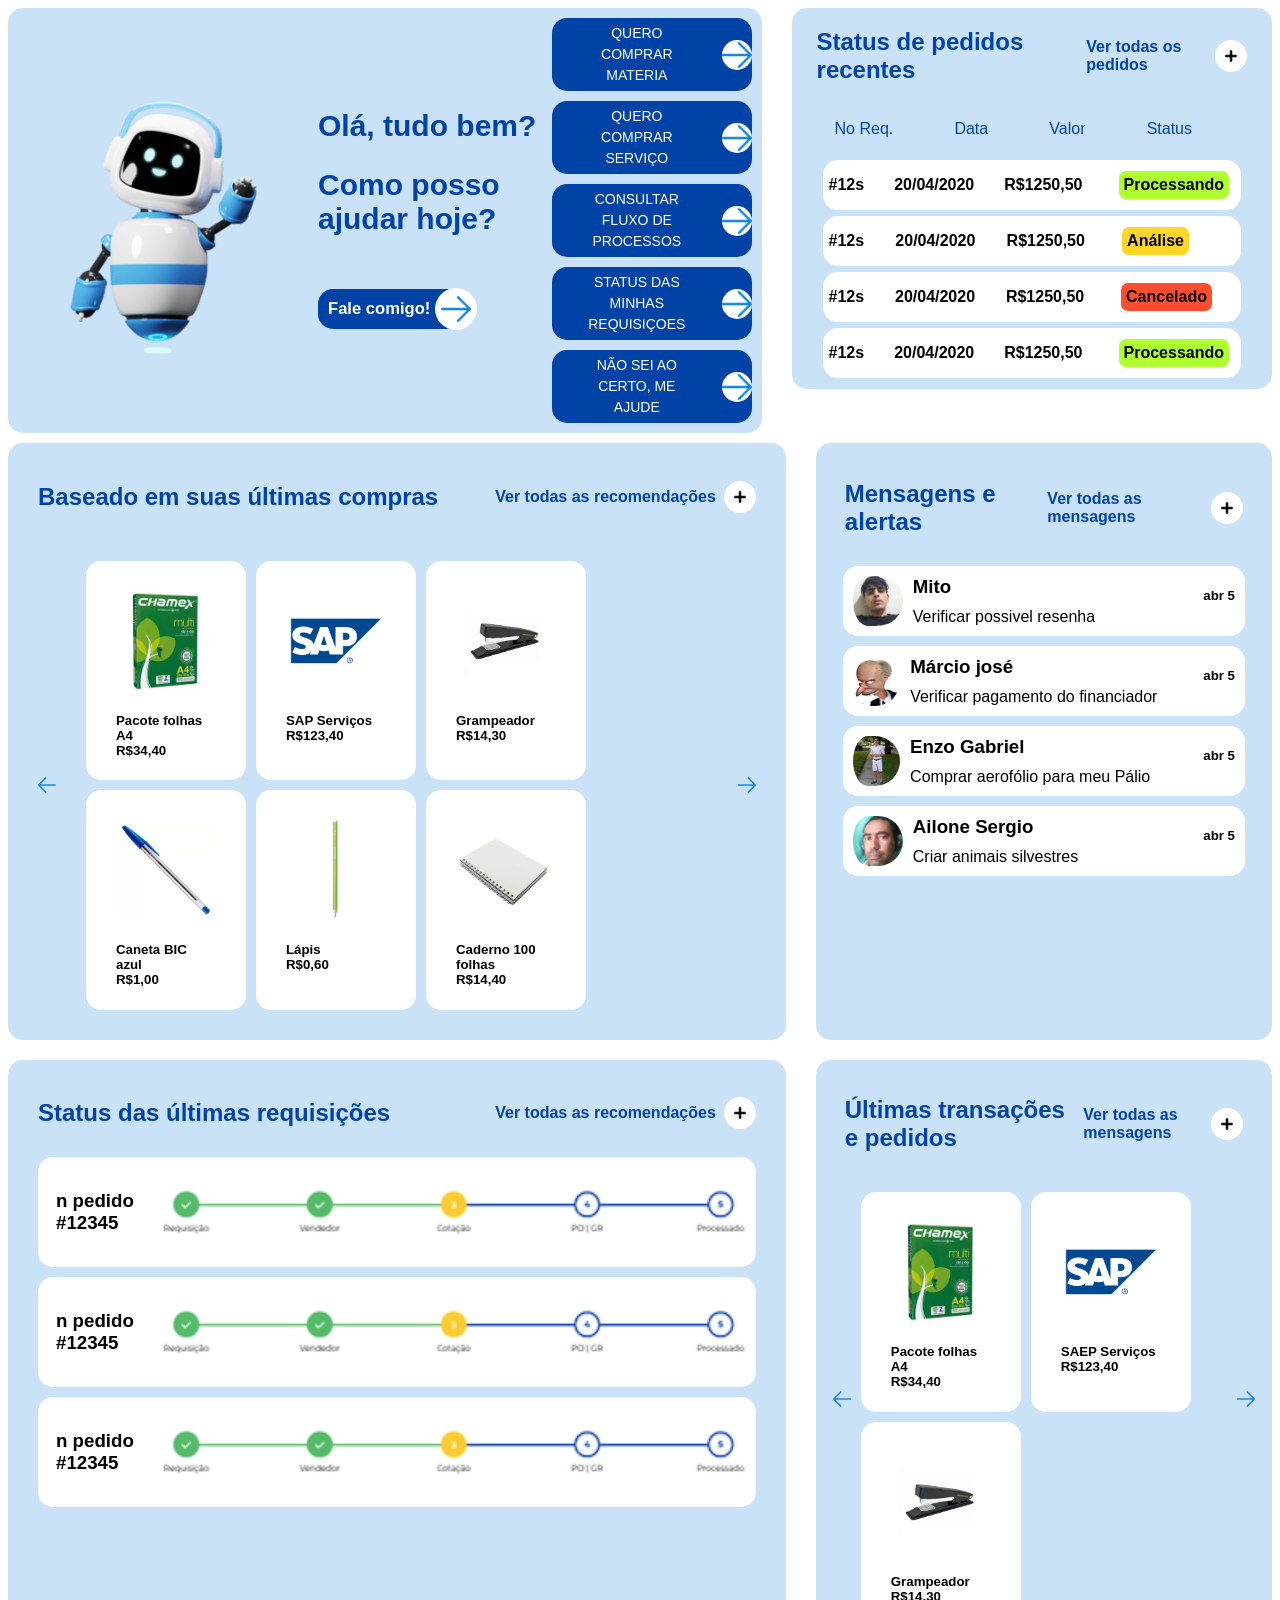
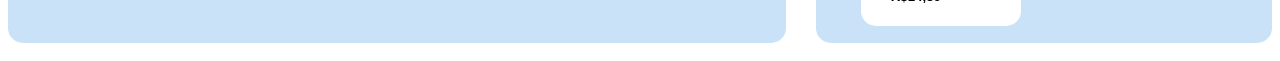
<file: index.html>
<html lang="en">
<head>
    <meta charset="UTF-8">
    <meta name="viewport" content="width=device-width, initial-scale=1.0">
    <link rel="stylesheet" href="style.css">
    <title>Site SAP</title>
</head>
<body id="index">

    <main>

        <section id="secaoum">

            <div id="infoum">

                <div>
                    <img id="Robologo" src="Assets/images/robologo.png" alt="">
                </div>

                <div id="textoum">
                    <h2>
                        Olá, tudo bem?
                    </h2> <h2>
                        Como posso ajudar hoje?
                    </h2>
                    <div id="duplatextoseta">
                    <h5>Fale comigo!</h5>
                        <div class="setas_acaos">
                            <img class="seta_acao" src="Assets/images/setas_lados.png" alt="">
                        </div>
                    </div>
                </div>

                <ul id="listaum">

                    <li class="tabela">QUERO COMPRAR MATERIA
                        <div class="setas_acaos">
                            <img class="seta_acao" src="Assets/images/setas_lados.png" alt="">
                        </div>
                    </li>
                    <li class="tabela">QUERO COMPRAR SERVIÇO
                        <div class="setas_acaos">
                            <img class="seta_acao" src="Assets/images/setas_lados.png" alt="">
                        </div>
                    </li>
                    <li class="tabela">CONSULTAR FLUXO DE PROCESSOS
                        <div class="setas_acaos">
                            <img class="seta_acao" src="Assets/images/setas_lados.png" alt="">
                        </div>
                    </li>
                    <li class="tabela">STATUS DAS MINHAS REQUISIÇOES
                        <div class="setas_acaos">
                            <img class="seta_acao" src="Assets/images/setas_lados.png" alt="">
                        </div>
                    </li>
                    <li class="tabela">NÃO SEI AO CERTO, ME AJUDE
                        <div class="setas_acaos">
                            <img class="seta_acao" src="Assets/images/setas_lados.png" alt="">
                        </div>
                    </li>

                </ul>

            </div>

            <div id="infodois">


                <div id="navsec1">
                    <h2> Status de pedidos recentes</h2>
                    <div class="divcommais">
                        <h4>Ver todas os pedidos</h4>
                        <img class="mais" src="Assets/images/umais.png" alt="">
                    </div>
                </div>

                <div id="navsec2">
                    <p>No Req.</p>
                    <p>Data</p>
                    <p>Valor</p>
                    <p>Status</p>
                </div>

                <ul id="listadois">

                    <li class="tabeladois">
                        <p>#12s</p>
                        <p>20/04/2020</p>
                        <p>R$1250,50</p>
                        <div class="processo1">
                            <p>Processando</p>
                        </div>
                    </li>

                    <li class="tabeladois">
                        <p>#12s</p>
                        <p>20/04/2020</p>
                        <p>R$1250,50</p>
                        <div class="processo2">
                            <p>Análise</p>
                        </div>
                    </li>

                    <li class="tabeladois">
                        <p>#12s</p>
                        <p>20/04/2020</p>
                        <p>R$1250,50</p>
                        <div class="processo3">
                            <p>Cancelado</p>
                        </div>
                    </li>

                    <li class="tabeladois">
                        <p>#12s</p>
                        <p>20/04/2020</p>
                        <p>R$1250,50</p>
                        <div class="processo1">
                            <p>Processando</p>
                        </div>
                    </li>
                </ul>
            </div>

        </section>

        <section id="secaodois">

            <div id="infotres">

                <div id="textocompras">
                    <h2>Baseado em suas últimas compras</h2>
                    <div class="divcommais">
                        <h4>Ver todas as recomendações</h4>
                        <img class="mais" src="Assets/images/umais.png" alt="">
                    </div>
                </div>

                <div id="linhaabaixo">

                    <div class="linhaabaixo">
                        <img class="img_setase" src="Assets/images/setas_lados.png" alt="">
                    </div>

                    <div id="produtos">
                        <div class="fotosprodutos">
                            <img class="fotoproduto" src="Assets/images/produtos/produto1.png" alt="">
                            <h5>Pacote folhas A4 <br>R$34,40</h5>
                        </div>
                        <div class="fotosprodutos">
                            <img class="fotoproduto" src="Assets/images/produtos/produto2.png" alt="">
                            <h5>SAP Serviços<br>R$123,40</h5>
                        </div>
                        <div class="fotosprodutos">
                            <img class="fotoproduto" src="Assets/images/produtos/produto3.png" alt="">
                            <h5>Grampeador<br>R$14,30</h5>
                        </div>
                        <div class="fotosprodutos">
                            <img class="fotoproduto" src="Assets/images/produtos/produto4.png" alt="">
                            <h5>Caneta BIC azul<br>R$1,00</h5>
                        </div>
                        <div class="fotosprodutos">
                            <img class="fotoproduto" src="Assets/images/produtos/produto5.png" alt="">
                            <h5>Lápis<br>R$0,60</h5>
                        </div>
                        <div class="fotosprodutos">
                            <img class="fotoproduto" src="Assets/images/produtos/produto6.png" alt="">
                            <h5>Caderno 100 folhas<br>R$14,40</h5>
                        </div>                                                                                
                    </div>

                    <div class="linhaabaixo">
                        <img class="img_setasd" src="Assets/images/setas_lados.png" alt="">
                    </div>

                </div>

            </div>


            <div id="infoquatro">      

                <div id="partecima">
                    <h2>Mensagens e alertas</h2>

                    <div class="divcommais">
                        <h4>Ver todas as mensagens</h4>
                        <img class="mais" src="Assets/images/umais.png" alt="">
                    </div>

                </div>

                <div id="usuarios">

                    <div id="usuario">
                        <img  class="img_usuario"  src="Assets/images/usuarios/usuario1.png" alt="">
                        <div class="dividirdata">
                            <div>
                                <h3>Mito</h3>
                                <p>Verificar possivel resenha</p>
                            </div>
                            <div>
                                <h5>abr 5</h5>
                            </div>
                        </div>
                    </div>

                    <div id="usuario">
                        <img  class="img_usuario"  src="Assets/images/usuarios/usuario2.jpg" alt="">
                        <div class="dividirdata">
                            <div>
                                <h3>Márcio josé</h3>
                                <p>Verificar pagamento do financiador</p>
                            </div>
                            <div>
                                <h5>abr 5</h5>
                            </div>
                        </div>
                    </div>

                    <div id="usuario">
                        <img  class="img_usuario"   src="Assets/images/usuarios/usuario3.jpg" alt="">
                        <div class="dividirdata">
                            <div>
                                <h3>Enzo Gabriel</h3>
                                <p>Comprar aerofólio para meu Pálio</p>
                            </div>
                            <div>
                                <h5>abr 5</h5>
                            </div>
                        </div>
                    </div>

                    <div id="usuario">
                        <img  class="img_usuario"  src="Assets/images/usuarios/usuario4.jpg" alt="">
                        <div class="dividirdata">
                            <div>
                                <h3>Ailone Sergio</h3>
                                <p>Criar animais silvestres</p>
                            </div>
                            <div>
                                <h5>abr 5</h5>
                            </div>
                        </div>
                    </div>

                </div>

            </div>

        </section>

        <section id="secaotres">

            <div id="infocinco">

                <div id="textocompras">
                    <h2>Status das últimas requisições</h2>
                    <div class="divcommais">
                        <h4>Ver todas as recomendações</h4>
                        <img class="mais" src="Assets/images/umais.png" alt="">
                    </div>
                </div>

                <div>
                    <div class="partedoidera">
                        <div class="textopedido">
                            <h3>n pedido #12345</h3>
                        </div>

                        <div>
                             <img class="img_captura" src="Assets/images/Capturar.PNG" alt="">
                        </div>
                    </div>

                    <div class="partedoidera">
                        <div class="textopedido">
                            <h3>n pedido #12345</h3>
                        </div>

                        <div>
                             <img class="img_captura" src="Assets/images/Capturar.PNG" alt="">
                        </div>
                    </div>

                    <div class="partedoidera">
                        <div class="textopedido">
                            <h3>n pedido #12345</h3>
                        </div>

                        <div>
                            <img class="img_captura" src="Assets/images/Capturar.PNG" alt="">
                        </div>
                    </div>


                </div>

            </div>

            <div id="infoseis">

                <div id="partecima">
                    <h2>Últimas transações e pedidos</h2>

                    <div class="divcommais">
                        <h4>Ver todas as mensagens</h4>
                        <img class="mais" src="Assets/images/umais.png" alt="">
                    </div>
                </div>

                <div id="pedidosloucos">
                    <div class="linhaabaixo">
                        <img class="img_setase" src="Assets/images/setas_lados.png" alt="">
                    </div>

                    <div id="produtos2">
                        <div class="fotosprodutos">
                            <img class="fotoproduto" src="Assets/images/produtos/produto1.png" alt="">
                            <h5>Pacote folhas A4 <br>R$34,40</h5>
                        </div>
                        <div class="fotosprodutos">
                            <img class="fotoproduto" src="Assets/images/produtos/produto2.png" alt="">
                            <h5>SAEP Serviços<br>R$123,40</h5>
                        </div>
                        <div class="fotosprodutos">
                            <img class="fotoproduto" src="Assets/images/produtos/produto3.png" alt="">
                            <h5>Grampeador<br>R$14,30</h5>
                        </div>
                    </div>

                    <div class="linhaabaixo">
                        <img class="img_setasd" src="Assets/images/setas_lados.png" alt="">
                    </div>
                </div>

            </div>

        </section>

    </main>

</body>
</html>
</file>
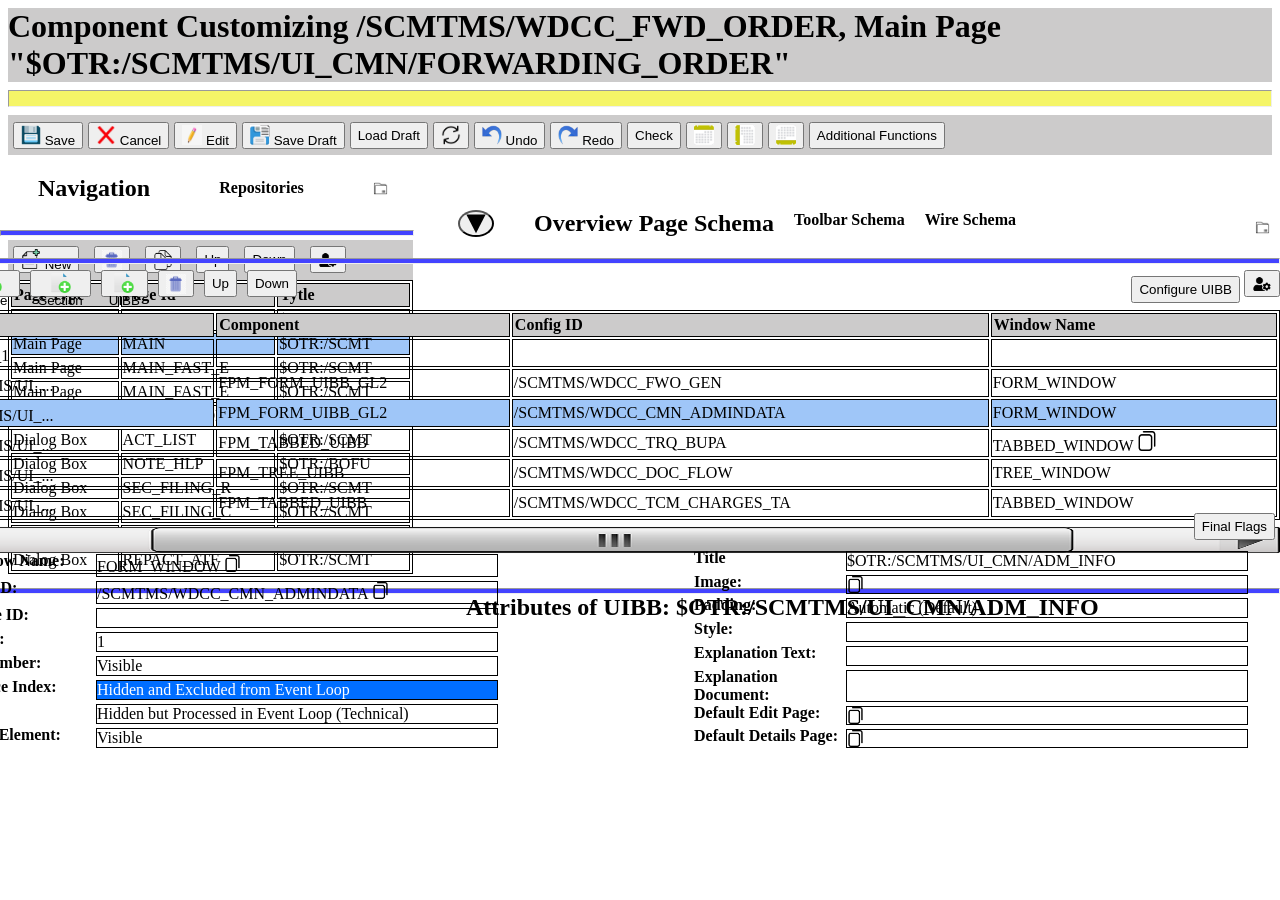
<file: antigo.html>
<html lang="en">
<head>
    <meta charset="UTF-8">
    <meta name="viewport" content="width=device-width, initial-scale=1.0">
    <link rel="stylesheet" href="style.css">
    <title>Component Configurator f...</title>
</head>
<body>
    <header >
        <h1 id="cabecalho">
            Component Customizing /SCMTMS/WDCC_FWD_ORDER, Main Page "$OTR:/SCMTMS/UI_CMN/FORWARDING_ORDER"
        </h1>
        <hr id="linha_amarela">
        <nav id="nav_cima">
            <div>
                <button>
                    <img src="Assets/images/disquete.png" alt="Disquete">
                    Save
                </button>
            </div>
            <div>
                <button>
                    <img src="Assets/images/X_vermelho.png" alt="X_vermelho">
                    Cancel
                </button>
            </div>
            <div>
                <button>
                    <img src="Assets/images/lapis_edit.png" alt="Edit">
                    Edit
                </button>
            </div>
            <div>
                <button>
                    <img src="Assets/images/Save_draft.png" alt="Save_draft">
                    Save Draft
                </button>
            </div>
            <div>
                <button>
                    Load Draft
                </button>
            </div>
            <div>
                <button>
                    <img src="Assets/images/Setas_Reverse.png" alt="Refresh">
                </button>
            </div>
            <div>
                <button>
                    <img src="Assets/images/undo_seta.png" alt="Undo">
                    Undo
                </button>
            </div>
            <div>
                <button >
                    <img id="Redo" src="Assets/images/undo_seta.png" alt="Redo">
                    Redo
                </button>
            </div>
            <div>
                <button >
                    Check
                </button>
            </div>
            <div>
                <button >
                    <img src="Assets/images/Calendario.png.png" alt="Calendario">
                </button>
            </div>
            <div>
                <button >
                    <img id="Calendario_2" src="Assets/images/Calendario.png.png" alt="Calendario">
                </button>
            </div>
            <div>
                <button >
                    <img id="Calendario_3" src="Assets/images/Calendario.png.png" alt="Calendario">
                </button>
            </div>
            <div>
                <button >
                    Additional Functions
                </button>
            </div>
        </nav>
    </header>
        <main>
            <nav id="Repositories">
                <h2>
                    Navigation
                </h2>
                <h4>
                    Repositories
                </h4>
                <img src="Assets/images/Pastinha.png" alt="Pasta">
            </nav>
            <hr id="linha_azul">
            <br>
            <nav id="botoes">
                <div>
                    <button >
                        <img src="Assets/images/novo_arquivo.png" alt="Criar novo arquivo">
                        New
                    </button>
                </div>
                <div>
                    <button >
                        <img src="Assets/images/Lixeira.png" alt="apagar arquivo">
                    </button>
                </div>
                <div>
                    <button >
                        <img src="Assets/images/Copiar.png" alt="copiar arquivo">
                    </button>
                </div>
                <div>
                    <button >
                        Up
                    </button>
                </div>
                <div>
                    <button >
                        Down
                    </button>
                </div>
                <div>
                    <button >
                        <img src="Assets/images/User_settings.png" alt="configurações do usuário">
                    </button>
                </div>
            </nav>
            <table id="Tabela_Esquerda">
                <tr>
                    <th>
                        Page Type
                    </th>
                    <th>
                        Page Id
                    </th>
                    <th>
                        Tytle
                    </th>
                </tr>
            <div>
                <tr>
                    <td>
                        Initial Page
                    </td>
                    <td>
                        INIT
                    </td>
                    <td>
                        $OTR:/SCMT
                    </td>
                </tr>
            </div>
            <div>
                <tr id="selecionada">
                    <td>
                        Main Page
                    </td>
                    <td>
                        MAIN
                    </td>
                    <td>
                        $OTR:/SCMT
                    </td>
                </tr>
            </div>
            <div>
                <tr>
                    <td>
                        Main Page
                    </td>
                    <td>
                        MAIN_FAST_E
                    </td>
                    <td>
                        $OTR:/SCMT
                    </td>
                </tr>
            </div>
            <div>
                <tr>
                    <td>
                        Main Page
                    </td>
                    <td>
                        MAIN_FAST_E
                    </td>
                    <td>
                        $OTR:/SCMT
                    </td>
                </tr>
            </div>
            <div>
                <tr>
                    <td>
                        Dialog Box
                    </td>
                    <td>
                        ADDRESS_DE
                    </td>
                    <td>
                        $OTR:/SCMT
                    </td>
                </tr>
            </div>
            <div>
                <tr>
                    <td>
                        Dialog Box
                    </td>
                    <td>
                        ACT_LIST
                    </td>
                    <td>
                        $OTR:/SCMT
                    </td>
                </tr>
            </div>
            <div>
                <tr>
                    <td>
                        Dialog Box
                    </td>
                    <td>
                        NOTE_HLP
                    </td>
                    <td>
                        $OTR:/BOFU
                    </td>
                </tr>
            </div>
            <div>
                <tr>
                    <td>
                        Dialog Box
                    </td>
                    <td>
                        SEC_FILING_R
                    </td>
                    <td>
                        $OTR:/SCMT
                    </td>
                </tr>
            </div>
            <div>
                <tr>
                    <td>
                        Dialog Box
                    </td>
                    <td>
                        SEC_FILING_C
                    </td>
                    <td>
                        $OTR:/SCMT
                    </td>
                </tr>
            </div>
            <div>
                <tr>
                    <td>
                        Dialog Box
                    </td>
                    <td>
                        REPACT_NOT
                    </td>
                    <td>
                        $OTR:/SCMT
                    </td>
                </tr>
            </div>
            <div>
                <tr>
                    <td>
                        Dialog Box
                    </td>
                    <td>
                        REPACT_ATF
                    </td>
                    <td>
                        $OTR:/SCMT
                    </td>
                </tr>
            </div>
            </table>
            <div>
                <nav id="Overview">
                    <button>
                        <img src="Assets/images/Black_triangle.svg" alt="Minimizar">
                    </button>
                    <h2>
                        Overview Page Schema
                    </h2>
                    <h4>
                        Toolbar Schema
                    </h4>
                    <h4>
                        Wire Schema
                    </h4>
                    <div>
                        <img src="Assets/images/Pastinha.png" alt="Pastinha">
                    </div>
                    <hr id="linha_azul2">
                </nav>
                <nav id="botoes2">
                <div>
                    <button >
                        <img src="Assets/images/new_archive.png" alt="Area Mestre">
                        Page Master Area
                    </button>
                </div>
                <div>
                    <button >
                        <img src="Assets/images/new_archive.png" alt="Seção">
                        Section
                    </button>
                </div>
                <div>
                    <button >
                        <img src="Assets/images/new_archive.png" alt="UIBB">
                        UIBB
                    </button>
                </div>
                <div>
                    <button >
                        <img src="Assets/images/Lixeira.png" alt="apagar">
                    </button>
                </div>
                <div>
                    <button >
                        Up
                    </button>
                </div>
                <div>
                    <button >
                        Down
                    </button>
                </div>
                <div id="botoes_direita">
                    <button >
                        Configure UIBB
                    </button>
                    <button >
                        <img src="Assets/images/User_settings.png" alt="configurações do usuário">
                    </button>
                </div>
            </nav>
            </div>
            <table id="Tabela_Baixo">
                <tr>
                    <th>
                        Element
                    </th>
                    <th>
                        Component
                    </th>
                    <th>
                        Config ID
                    </th>
                    <th>
                        Window Name
                    </th>
                </tr>
                <tr>
                    <td>
                        <img style="height: 10px;" src="Assets/images/Black_triangle.svg" alt="Seta">
                    <img src="Assets/images/planilha.png" alt="Planilha">
                    Section: SECTION_1
                    </td>
                    <td></td>
                    <td></td>
                    <td></td>
                </tr>
               <tr>
                    <td>
                        <img src="Assets/images/planilha_amarela.png" alt="planilha_amarela">
                        UIBB:$OTR:/SCMTMS/UI_...
                    </td>
                    <td>
                        FPM_FORM_UIBB_GL2
                    </td>
                    <td>
                        /SCMTMS/WDCC_FWO_GEN
                    </td>
                    <td>
                        FORM_WINDOW
                    </td>
               </tr>
               <tr id="selecionada">
                    <td>
                        <img src="Assets/images/planilha_amarela.png" alt="planilha_amarela">
                        UIBB:$OTR:/SCMTMS/UI_...
                    </td>
                    <td>
                        FPM_FORM_UIBB_GL2
                    </td>
                    <td>
                        /SCMTMS/WDCC_CMN_ADMINDATA
                    </td>
                    <td>
                        FORM_WINDOW
                    </td>
               </tr>
               <tr>
                    <td>
                        <img src="Assets/images/planilha_amarela.png" alt="planilha_amarela">
                        UIBB:$OTR:/SCMTMS/UI_...
                    </td>
                    <td>
                        FPM_TABBED_UIBB
                    </td>
                    <td>
                        /SCMTMS/WDCC_TRQ_BUPA
                    </td>
                    <td>
                        TABBED_WINDOW
                        <img src="Assets/images/copiazinha.png" alt="copiar">
                    </td>
               </tr>
               <tr>
                    <td>
                        <img src="Assets/images/planilha_amarela.png" alt="planilha_amarela">
                        UIBB:$OTR:/SCMTMS/UI_...
                    </td>
                    <td>
                        FPM_TREE_UIBB
                    </td>
                    <td>
                        /SCMTMS/WDCC_DOC_FLOW
                    </td>
                    <td>
                        TREE_WINDOW
                    </td>
               </tr>
               <tr>
                    <td>
                        <img src="Assets/images/planilha_amarela.png" alt="planilha_amarela">
                        UIBB:$OTR:/SCMTMS/UI_...
                    </td>
                    <td>
                        FPM_TABBED_UIBB
                    </td>
                    <td>
                        /SCMTMS/WDCC_TCM_CHARGES_TA
                    </td>
                    <td>
                        TABBED_WINDOW
                    </td>
               </tr>
            </table>
            <div id="Barra_Rolamento">
                <img src="Assets/images/barra_rolagem.png" alt="barra_rolagem">
            </div>
            <nav id="Attributes">
                <h2>
                    Attributes of UIBB: $OTR:/SCMTMS/UI_CMN/ADM_INFO
                </h2>
                <button>
                    Final Flags
                </button>
                <hr id="linha_azul3">
            </nav>
            <section id="secao">
                <div>
                    <h4>
                        <img style="height: 10px;" src="Assets/images/estrelazul.png" alt="asterisco">
                        Window Name:
                    </h4>
                    <p>
                        FORM_WINDOW
                        <img src="Assets/images/copiazinha.png" alt="copiar">
                    </p>
                </div>
                <div>
                    <h4>
                        Config ID:
                    </h4>
                    <p>
                        /SCMTMS/WDCC_CMN_ADMINDATA
                        <img src="Assets/images/copiazinha.png" alt="copiar">
                    </p>
                </div>
                <div>
                    <h4>
                        Instance ID:
                    </h4>
                    <p id="Branco">
                      Texto Branco aaaaaaaaaaaaaaaaaaaa
                    </p>
                </div>
                <div>
                    <h4>
                        Column:
                    </h4>
                    <p id="Column">
                        1
                    </p>
                </div>
                <div>
                    <h4>
                        Row Number:
                    </h4>
                    <p>
                        Visible
                    </p>
                </div>
                <div>
                    <h4>
                        Sequence Index:
                    </h4>
                    <p id="p_azul">
                        Hidden and Excluded from Event Loop
                    </p>
                </div>
                <div>
                    <h4>
                        Default:
                    </h4>
                    <p>
                        Hidden but Processed in Event Loop (Technical)
                    </p>
                </div>
                <div>
                    <h4>
                        Hidden Element:
                    </h4>
                    <p>
                        Visible
                    </p>
                </div>
            </section>
            <section id="secao2">
                <div>
                    <h4>
                       Title
                    </h4>
                    <p>
                        $OTR:/SCMTMS/UI_CMN/ADM_INFO
                    </p>
                </div>
                <div>
                    <h4>
                         Image:
                    </h4>
                    <p>
                        <img src="Assets/images/copiazinha.png" alt="copiar">
                    </p>
                </div>
                <div>
                    <h4>
                        Padding:
                    </h4>
                    <p>
                        Automatic (Default)
                    </p>
                </div>
                <div>
                    <h4>
                        Style:
                    </h4>
                    <p id="Branco">
                        Texto Branco 
                    </p>
                </div>
                <div>
                    <h4>
                        Explanation Text:
                    </h4>
                    <p id="Branco">
                        a
                    </p>
                </div>
                <div>
                    <h4>
                        Explanation Document:
                    </h4>
                    <p id="Branco">
                        Hidden and Excluded from Event Loop
                    </p>
                </div>
                <div>
                    <h4>
                        Default Edit Page:
                    </h4>
                    <p>
                        <img src="Assets/images/copiazinha.png" alt="copiar">
                    </p>
                </div>
                <div>
                    <h4>
                        Default Details Page:
                    </h4>
                    <p>
                        <img src="Assets/images/copiazinha.png" alt="copiar">
                    </p>
                </div>
            </section>
        </main>
</body>
</html>
</file>
<file: style.css>
#index{
    background-color: white;
    font-family: sogo;
    font-family: 'Segoe UI', Tahoma, Geneva, Verdana, sans-serif;
}

/*
================================
        SEÇÃO UM 1/2 
==============================
*/

#secaoum{
    display: flex;
    gap: 30px;
    flex-wrap: wrap;
}

#textoum{
    color: rgb(0, 67, 167);
    font-size: 20px;
    margin-left: 0px;
    margin-right: 0px;
    h5{
        background-color: rgb(0, 67, 167);
        padding: 10px;
        padding-right: 40px;
        border-radius: 15px;
        color: white;
        max-width: 110px;
        text-align: center;
    }
        .setas_acaos{
        background-color: white;
        border-radius: 100px;
        transform: translateX(-35px);
        padding: 6px;
    }
}

.seta_acao{
    height: 30px;
    width: 30px;
}

#duplatextoseta{
    display: flex;
    align-items: center;
}

#Robologo{
    margin-top: 17px;
    margin-left: 0px;
    margin-right: 0px;
    width: 310px;
    height: 310px;
}

#infoum{
    display: flex;
    align-items: center;
    background-color: rgb(201, 226, 247);
    border: 0px;
    border-radius: 15px;
    font-size: 12px;
    flex: 1.7;
    justify-content: space-between;
    font-family: 'Segoe UI', Tahoma, Geneva, Verdana, sans-serif;
}

#listaum{
    margin: 0px;
    padding: 0px;
    list-style: none;
}

.tabela{
    color: white;
    background-color: rgb(0, 67, 167);
    border: 0px;
    border-radius: 15px;
    margin: 10px 10px;
    padding: 5px;
    padding-left: 30px;
    padding-right: 0px;
    line-height: 1.5;
    text-align: center;
    align-items: center;
    display: flex;
    justify-content: space-between;
    gap: 30px;
    font-size: 14px;
        .setas_acaos{
        background-color: white;
        border-radius: 15px;
    }
}


/*
================================
        SEÇÃO DOIS 1/2 
===============================
*/

#infodois{
    background-color: rgb(201, 226, 247);
    border: 0px;
    border-radius: 15px;
    flex: 1;
    height: 100%;
}

#navsec1{
    display: flex;
    gap: 20px;
    justify-content: space-between;
    margin: 0 25px;
    padding-right: 10px;
    margin-right: 15px;
    color: rgb(0, 67, 167);
}

#listadois{
    justify-content: space-between;
    padding: 0;
    list-style: none;
    margin: 0 25px;
    padding-bottom: 5px;
}

#navsec2{
    display: flex;
    color: rgb(0, 67, 167);
    margin: 0 43;
    margin-right: 80;
    justify-content: center;
    justify-content: space-between;
}

.tabeladois{
    background-color: rgb(255, 255, 255);
    border: 0px;
    padding: 1px;
    border-radius: 15px;
    color: rgb(0, 0, 0);
    display: flex;
    justify-content: space-between;
    text-align: center;
    align-items: center;
    gap: 30px;
    margin: 6px;
    font-weight: bold;
    padding: 0 6px;
}

.processo1{
    background-color: greenyellow;
    border-radius: 7px;
    margin: 6px;
    p {
        margin: 5px;
    }
}

.processo2{
    background-color: rgb(253, 214, 39);
    border-radius: 7px;
    margin: 6px;
    margin-right: 46px;
    p {
        margin: 5px;
    }
}

.processo3{
    background-color: rgb(255, 78, 47);
    border-radius: 7px;
    margin: 6px;
    margin-right: 23px;
    p {
        margin: 5px;
    }
}



/*
================================
        SEÇÃO tres 1/2 
===============================
*/

#secaodois{
    display: flex;
    gap: 30px;
    flex-wrap: wrap;
}

#infotres{
    background-color: rgb(201, 226, 247);
    border: 0px;
    border-radius: 15px;
    padding: 30px;
    padding-top: 20px;
    margin: 10 0;
    flex: 1.7;
    justify-content: space-between;
}

#produtos{
    display: flex;
    gap: 10px;
    flex-wrap: wrap;
}

#textocompras{
    display: flex;
    justify-content: space-between;
    flex-wrap: wrap;
    margin-top: 0px;
    color: rgb(0, 67, 167);
}

.fotosprodutos{
    background-color: white;
    width: 100px;
    border: 0px;
    border-radius: 15px;
    padding: 30px;
    text-align: initial;
    padding-bottom: 0px;
}

.fotoproduto{
    height: 100px;
    width: 100px;
}

.divcommais{
    display: flex;
    align-items: center;
    gap: 8px;
}
.mais{
    background-color: white;
    padding: 10px;
    width:12px ;
    height:12px ;
    border-radius: 150px;
}

#linhaabaixo{
    display: flex;
    align-items: center;
    gap: 30px;
    margin-top: 30px;
    justify-content: center;
}

.img_setasd{
    height: 18px;
    width: 18px;
}

.img_setase{
    height: 18px;
    width: 18px;
    transform: scaleX(-1);
}

/*
================================
        SEÇÃO quatro 2/2 
===============================
*/

#infoquatro{
    background-color: rgb(201, 226, 247);
    border: 0px;
    border-radius: 15px;
    flex: 1;
    margin: 10 0;
    padding: 17px;
    height: 100%;
    height: auto;
    display: block;
}

#partecima{
    color: rgb(0, 67, 167);
    display: flex;
    justify-content: space-between;
    margin: 0 12;
}

#usuario{
    background-color: white;
    display: flex;
    align-items: center;
    gap: 10px;
    margin: 10px;
    border-radius: 15px;
}

.img_usuario{
    height: 50px;
    width: 50px;
    border-radius: 100px;
    padding-left: 10px;
}

#usuario h3{
    margin: 10 0;
}

#usuario p{
    margin: 10 0;
}

.dividirdata{
    display: flex;
    justify-content: space-between;
    width: 100%;
    padding-right: 10px;
}

/*
================================
        SEÇÃO cinco 1/2 
===============================
*/
#secaotres{
    display: flex;
    gap: 30px;
    flex-wrap: wrap;
}


#infocinco{
    background-color: rgb(201, 226, 247);
    border: 0px;
    border-radius: 15px;
    padding: 30px;
    padding-top: 20px;
    margin: 10 0;
    flex: 1.7;
    justify-content: space-between;
}

.partedoidera{
    background-color: white;
    display: flex;
    margin: 10 0;
    align-items: center;
    border-radius: 15px;
    max-height: 110px;
}

.textopedido{
    max-width: 80px;
    margin: 18px;
}

.img_captura{
    max-width: 100%;
    height: auto;
    display: block;
}

/*
================================
        SEÇÃO cinco 1/2 
===============================
*/

#infoseis{
    background-color: rgb(201, 226, 247);
    border: 0px;
    border-radius: 15px;
    flex: 1;
    margin: 10 0;
    padding: 17px;
    height: 100%;
    height: auto;
    display: block;
}

#produtos2{
    margin-top: 20px;
    display: flex;
    gap: 10px;
    flex-wrap: wrap;

}

#pedidosloucos{
    display: flex;
    justify-content: center;
    gap: 10px;
    align-items: center;
}




/*
======================
 parte do fix maneira
======================   
*/
#cabecalho{
    background-color: rgb(204, 203, 203);
    margin: 0px;
}
#linha_amarela{
    background-color: rgb(245, 245, 103);
    height: 15px;
}
#nav_cima{
    display: flex;
    gap: 5px;
    background-color: rgb(204, 203, 203);
    border: 2px;
    height: 40px;
    align-items: center;
    padding-left: 5px;
}
button img{
    height: 20px;
    width: 20px;
}
button{
    height: 27px;
}
#Redo{
    transform: scaleX(-1);
}
#Calendario_2{
    transform: rotate(-90deg)
}
#Calendario_3{
    transform: scale(-1);
}
#Repositories{
    display: flex;
    max-width: 350px;
    justify-content: space-between;
    align-items: center;
    padding-left: 30px;
}
#Repositories img{
    height: 15px;
    width: 15px;
}
#linha_azul{
    height: 4px;
    width: 412px;
    position: fixed; left: 0;
    background-color: rgb(67, 67, 255);
}
#botoes{
    display: flex;
    gap: 15px;
    background-color: rgb(204, 203, 203);
    border: 2px;
    height: 40px;
    max-width: 400px;
    align-items: center;
    padding-left: 5px;
}
#Tabela_Esquerda{
    border: 1px solid black;
   width: 405px;
}
#Tabela_Esquerda td{
    border: 1px solid black;
}
#Tabela_Esquerda th{
    background-color: rgb(204, 203, 203);
    border: 1px solid black;
    text-align: left;
    padding: 2px;
}
#Overview{
    padding-left: 450px;
    position: fixed; top: 190px;
    display: flex;
    justify-content: space-between;
    gap: 20px;
}
#Overview button{
    border-radius: 50%;
    border-color: black;
    margin-top: 20px;
    margin-right: 20px;
}
#Overview div img{
    height: 15px;
    width: 15px;
    position: fixed; right: 10px; top: 220px;
}
#linha_azul2{
    height: 4px;
    width: 1452px;
    background-color: rgb(67, 67, 255);
    position: fixed; right: 0; top: 250px;
}
#botoes2{
    display: flex;
    position: fixed; top: 270px; right: 983px;
    gap: 10px;
}
#botoes_direita{
    position: fixed; right: 0px;
}
#Tabela_Baixo{
    border: 1px solid black;
   width: 1455px;
   position: fixed; right:0px; top: 310px;
}
#Tabela_Baixo td{
    border: 1px solid black;
}
#Tabela_Baixo td img{
    height: 20px;
}
#Tabela_Baixo th{
    background-color: rgb(204, 203, 203);
    border: 1px solid black;
    text-align: left;
    padding: 2px;
}
#selecionada{
    background-color: rgb(159, 198, 248);
}
#Barra_Rolamento img{
    height: 200px;
    position: fixed; right: 0px; top: 440px;
    width: 1455px;
}
#Attributes{
    position: fixed; left: 466px;
}
#Attributes button{
    position: fixed; right: 5px; bottom: 360px;
}
#linha_azul3{
    height: 4px;
    width: 1452px;
    background-color: rgb(67, 67, 255);
    position: fixed; right: 0; top: 580px;
}
#secao{
    position: fixed; right: 0px; bottom: 150px;
}
#secao div{
    display: flex;
    padding-right: 780px;
    max-height: 70px;
}
#secao div h4{
    margin: 0;
    width: 150px;
}
#secao div p{
    border: 1px solid black;
    margin: 2px;
    width: 400px;
}
#secao div p img{
    max-height: 17px;
    right: auto;
}
#Branco{
    color: white;
}
#p_azul{
    background-color: rgb(0, 110, 255);
    color: white;
}
#secao2{
    position: fixed; right: 0px; bottom: 150px;
}
#secao2 div{
    display: flex;
    padding-right: 30px;
    max-height: 70px;
}
#secao2 div h4{
    margin: 0;
    width: 150px;
}
#secao2 div p{
    border: 1px solid black;
    margin: 2px;
    width: 400px;
}
#secao2 div p img{
    max-height: 17px;
}
</file>
